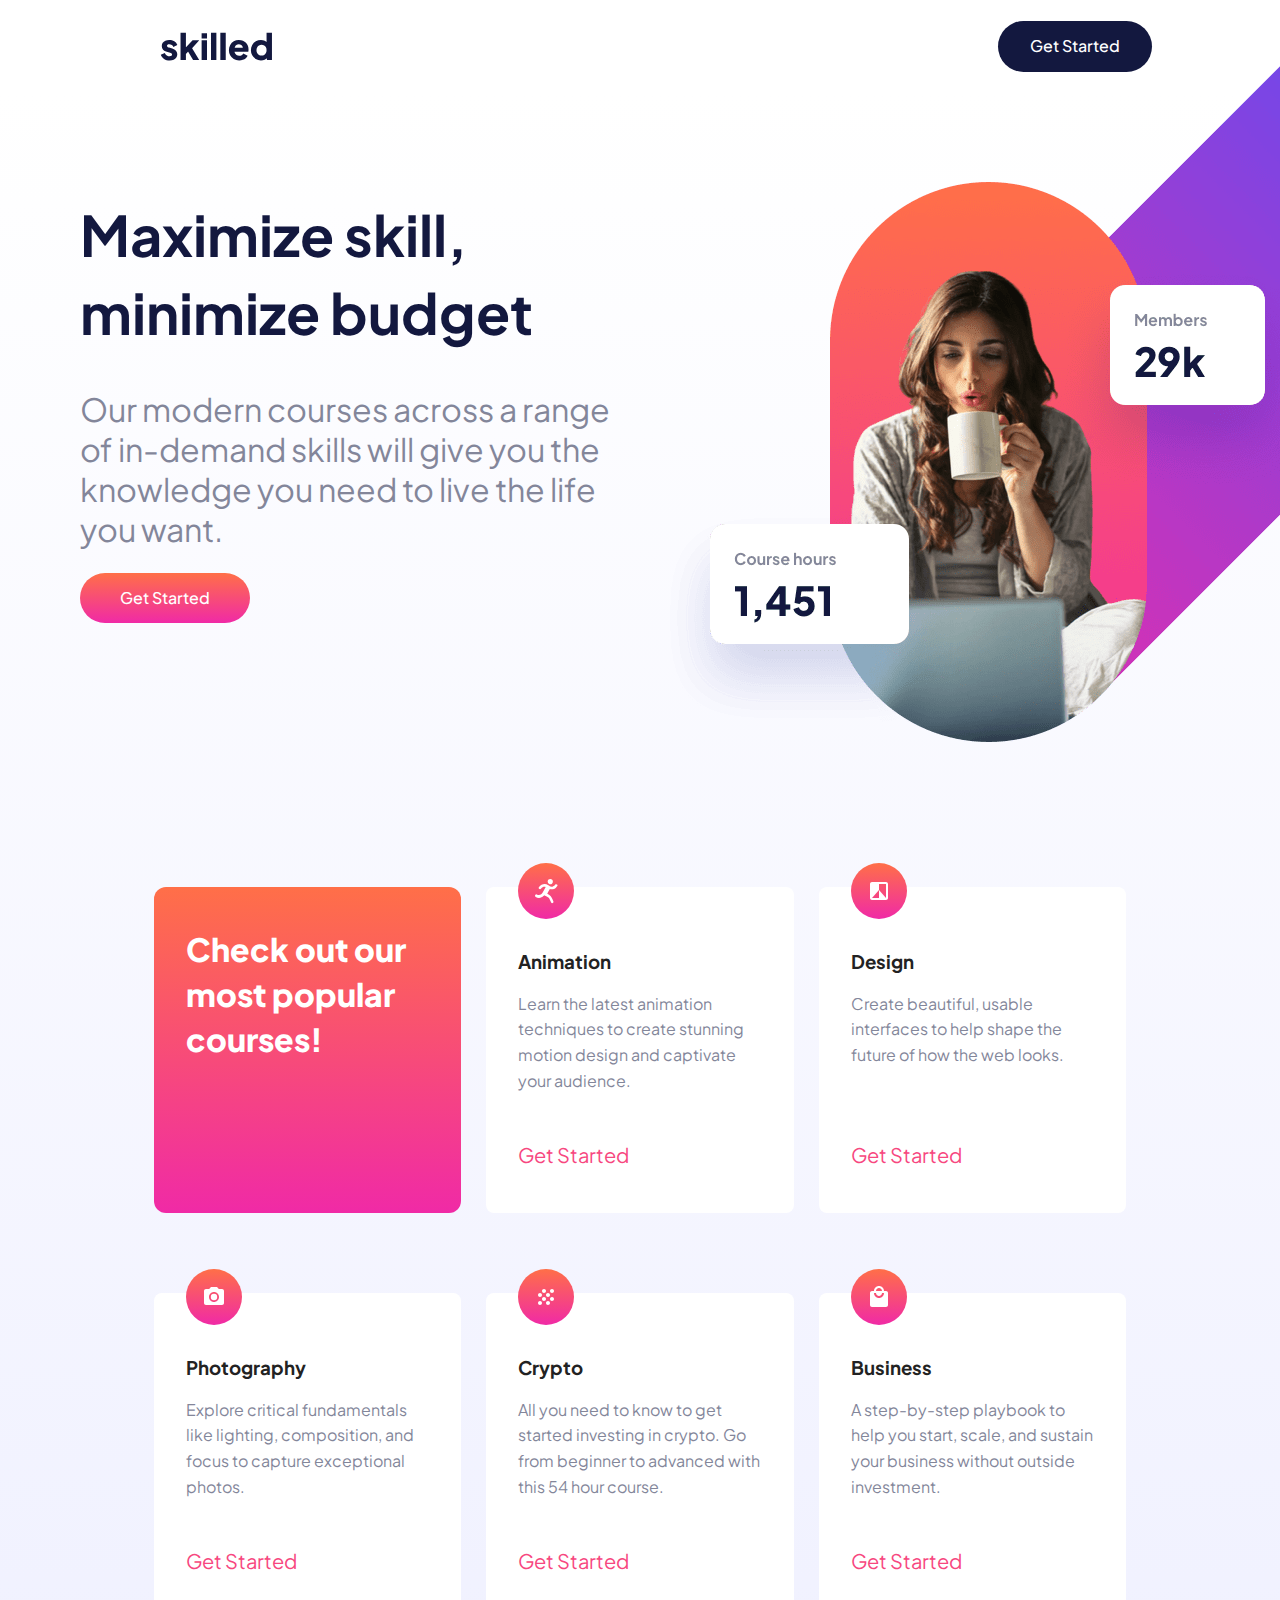
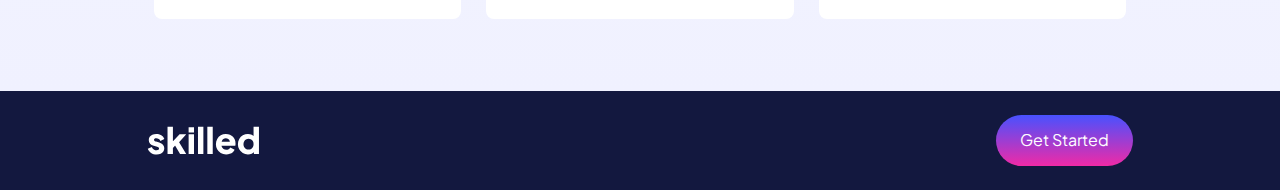
<file: index.html>
<!DOCTYPE html>
<html lang="en">

<head>
  <meta charset="UTF-8">
  <meta name="viewport" content="width=device-width, initial-scale=1.0">

  <link rel="icon" type="image/png" sizes="32x32" href="./assets/favicon-32x32.png">
  <link rel="stylesheet" href="css/normalize.css">
  <link rel="stylesheet" href="css/main.css">

  <!-- Google Fonts -->
  <link rel="preconnect" href="https://fonts.googleapis.com">
  <link rel="preconnect" href="https://fonts.gstatic.com" crossorigin>
  <link href="https://fonts.googleapis.com/css2?family=Plus+Jakarta+Sans:wght@500;800&display=swap" rel="stylesheet">

  <title>Frontend Mentor | Skilled e-learning landing page</title>
</head>

<body>
  <header>
    <a href="#">
      <img class="header-logo" src="./assets/logo-dark.svg" alt="skilled logo dark blue letters" />
    </a>
    <button class="header-button" type="button">Get Started</button>
  </header>

  <main>
    <div class="hero-area">
      <div class="content-wrapper">
        <h1>Maximize skill, minimize budget</h1>
        <p>Our modern courses across a range of in-demand skills will give you the
          knowledge you need to live the life you want.</p>
        <button class="hero-button" type="button">Get Started</button>
      </div>

      <div class="contain-hero-image">
        <picture class="hero-image">
          <source media="(min-width: 1200px)" srcset="./assets/image-hero-desktop.png" />
          <source media="(min-width: 768px)" srcset="./assets/image-hero-tablet.png" />
          <img class="product-image" src="./assets/image-hero-mobile.png" alt="Female student sipping coffee" />
        </picture>
      </div>
    </div>

    <div class="courses">
      <div class="courses-heading-background">
        <h3 class="courses-heading">Check out our most popular courses!</h3>
      </div>

      <div class="course-card animation">
        <div class="card-content">
          <h3>Animation</h3>
          <p>Learn the latest animation techniques to create stunning motion
            design and captivate your audience.</p>
          <a class="" href="#">Get Started</a>
        </div>
      </div>

      <div class="course-card design">
        <div class="card-content">
          <h3>Design</h3>
          <p>Create beautiful, usable interfaces to help shape the future of
            how the web looks.</p>
          <a href="#">Get Started</a>
        </div>
      </div>

      <div class="course-card photography">
        <div class="card-content">
          <h3>Photography</h3>
          <p> Explore critical fundamentals like lighting, composition, and focus
            to capture exceptional photos.</p>
          <a href="#">Get Started</a>
        </div>
      </div>

      <div class="course-card crypto">
        <div class="card-content">
          <h3>Crypto</h3>
          <p> All you need to know to get started investing in crypto. Go from beginner
            to advanced with this 54 hour course.</p>
          <a href="#">Get Started</a>
        </div>
      </div>

      <div class="course-card business">
        <div class="card-content">
          <h3>Business</h3>
          <p>A step-by-step playbook to help you start, scale, and sustain your business
            without outside investment.</p>
          <a href="#">Get Started</a>
        </div>
      </div>
    </div>
  </main>

  <footer>
    <div class="contain-footer">
      <img src="./assets/logo-light.svg" alt="skilled logo" />
      <button class="footer-button" type="button">Get Started</button>
    </div>
  </footer>

</body>

</html>
</file>
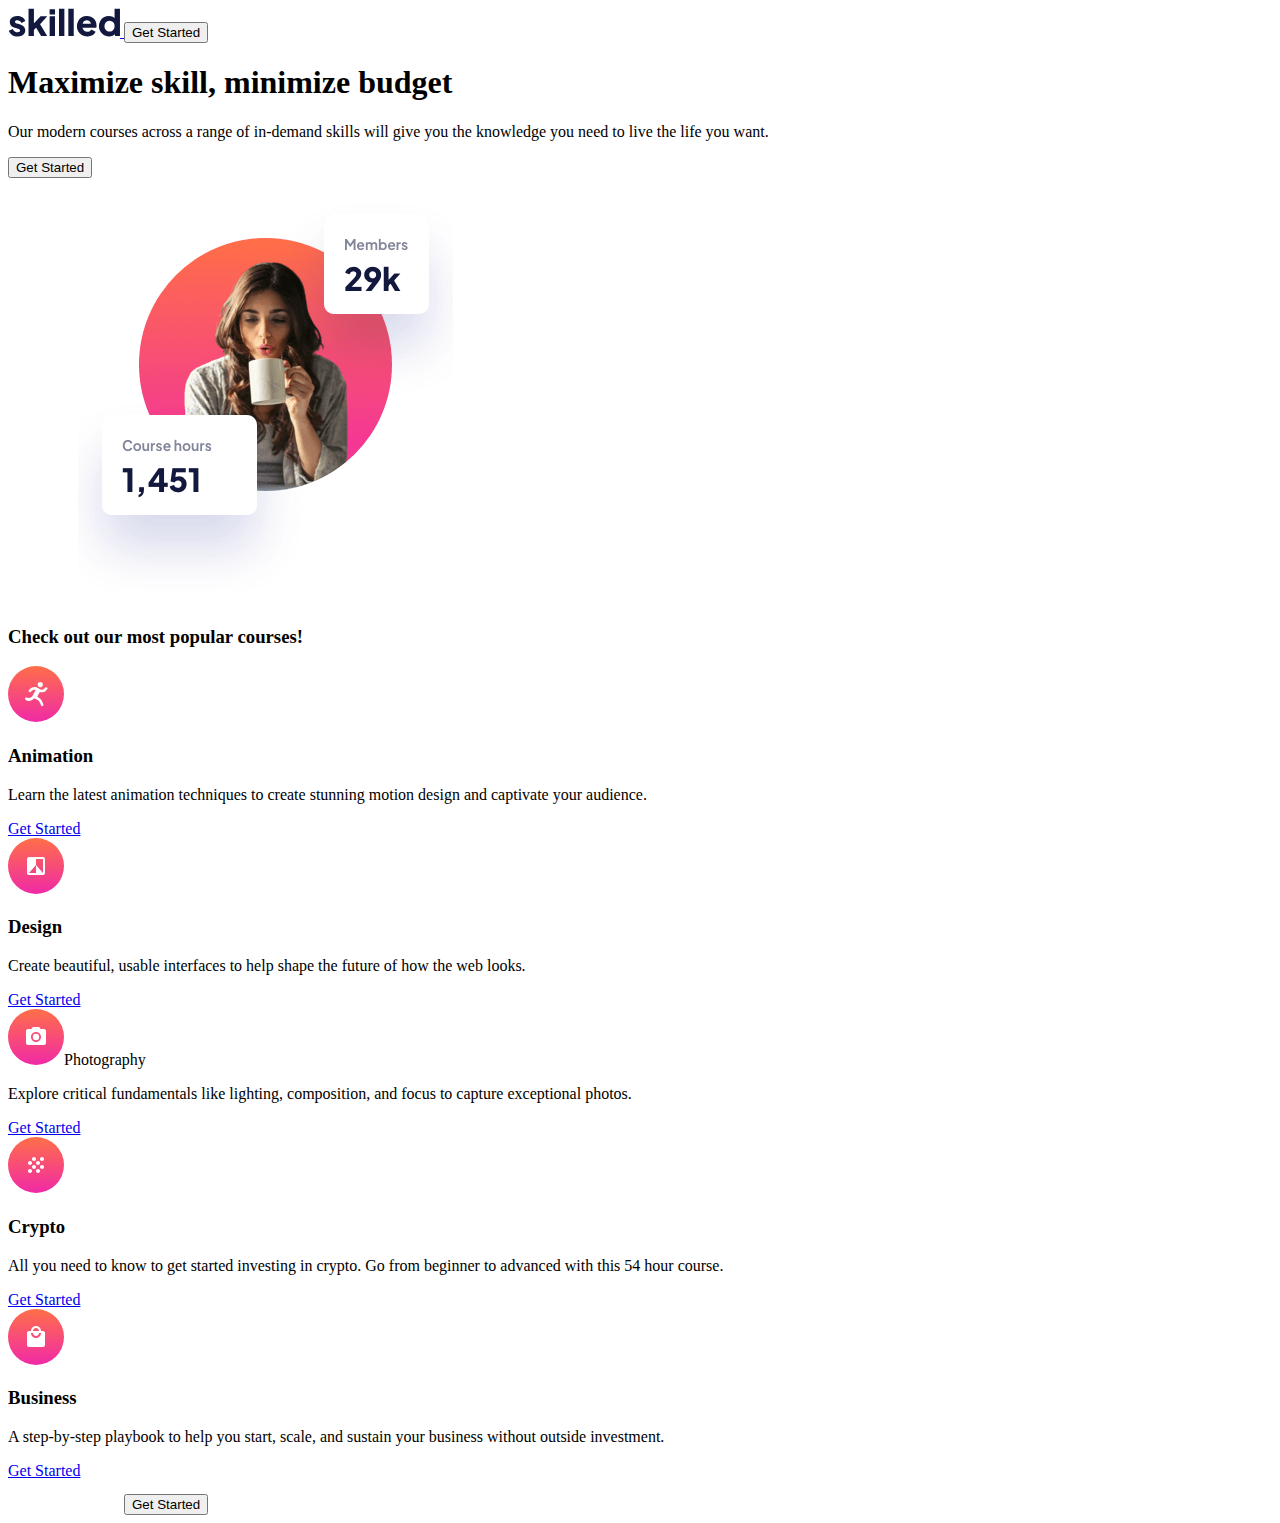
<file: starter-code/index.html>
<!DOCTYPE html>
<html lang="en">
<head>
  <meta charset="UTF-8">
  <meta name="viewport" content="width=device-width, initial-scale=1.0">

  <link rel="icon" type="image/png" sizes="32x32" href="./assets/favicon-32x32.png">
  
  <title>Frontend Mentor | Skilled e-learning landing page</title>
</head>
<body>
  <header>
    <a href="#">
      <img src="./assets/logo-dark.svg" alt="skilled logo"/>
    </a>
    <button class="" type="button">Get Started</button>
  </header>

  <main>
    <section class="hero-area">
      <div class="content-wrapper">
        <h1>Maximize skill, minimize budget</h1>
        <p>Our modern courses across a range of in-demand skills will give you the 
        knowledge you need to live the life you want.</p>
        <button class="hero-button" type="button">Get Started</button>
      </div>

      <figure>
        <img src="./assets/image-hero-mobile.png"/>
      </figure>      
    </section>

    <section class="courses">
      <div class="courses-heading">
        <h3>Check out our most popular courses!</h3>
      </div>

      <div class="course">
        <img src="./assets/icon-animation.svg" alt="animation icon"/>
        <h3>Animation</h3>
        <p>Learn the latest animation techniques to create stunning motion 
          design and captivate your audience.</p>
        <a href="#">Get Started</a>
      </div>

      <div class="course">
        <img src="./assets/icon-design.svg" alt="design icon" />
        <h3>Design</h3>
        <p>Create beautiful, usable interfaces to help shape the future of 
          how the web looks.</p>
        <a href="#">Get Started</a>
      </div>

      <div class="course">
        <img src="./assets/icon-photography.svg" alt="photography icon"
        <h3>Photography</h3>
        <p> Explore critical fundamentals like lighting, composition, and focus 
          to capture exceptional photos.</p>
        <a href="#">Get Started</a>
      </div>

      <div class="course">
        <img src="./assets/icon-crypto.svg" alt="crypto icon" />
        <h3>Crypto</h3>
        <p> All you need to know to get started investing in crypto. Go from beginner 
          to advanced with this 54 hour course.</p>
        <a href="#">Get Started</a>
      </div>

      <div class="course">
        <img src="./assets/icon-business.svg" alt="business icon" />
        <h3>Business</h3>
        <p>A step-by-step playbook to help you start, scale, and sustain your business 
          without outside investment.</p>
        <a href="#">Get Started</a>
      </div>
    </section>
  </main>

  <footer>
    <img src="./assets/logo-light.svg" alt="skilled logo" />
    <button class="footer-button" type="button">Get Started</button>
  </footer>

</body>
</html>
</file>
<file: css/main.css>
/*! HTML5 Boilerplate v8.0.0 | MIT License | https://html5boilerplate.com/ */

/* main.css 2.1.0 | MIT License | https://github.com/h5bp/main.css#readme */
/*
 * What follows is the result of much research on cross-browser styling.
 * Credit left inline and big thanks to Nicolas Gallagher, Jonathan Neal,
 * Kroc Camen, and the H5BP dev community and team.
 */

/* ==========================================================================
   Base styles: opinionated defaults
   ========================================================================== */

html {
  color: #222;
  font-size: 1em;
  line-height: 1.4;
}

/*
 * Remove text-shadow in selection highlight:
 * https://twitter.com/miketaylr/status/12228805301
 *
 * Vendor-prefixed and regular ::selection selectors cannot be combined:
 * https://stackoverflow.com/a/16982510/7133471
 *
 * Customize the background color to match your design.
 */

::-moz-selection {
  background: #b3d4fc;
  text-shadow: none;
}

::selection {
  background: #b3d4fc;
  text-shadow: none;
}

/*
 * A better looking default horizontal rule
 */

hr {
  display: block;
  height: 1px;
  border: 0;
  border-top: 1px solid #ccc;
  margin: 1em 0;
  padding: 0;
}

/*
 * Remove the gap between audio, canvas, iframes,
 * images, videos and the bottom of their containers:
 * https://github.com/h5bp/html5-boilerplate/issues/440
 */

audio,
canvas,
iframe,
img,
svg,
video {
  vertical-align: middle;
}

/*
 * Remove default fieldset styles.
 */

fieldset {
  border: 0;
  margin: 0;
  padding: 0;
}

/*
 * Allow only vertical resizing of textareas.
 */

textarea {
  resize: vertical;
}

/* ==========================================================================
   Author's custom styles
   ========================================================================== */

* {
  padding: 0;
  margin: 0;
  box-sizing: border-box;
}

/**** Body *****/
body {
  background-color: #ffffff;
  font-family: 'Plus Jakarta Sans', sans-serif;
  overflow-x: hidden;
}

/**** Header *****/
header {
  /* background-color: #ffffff; */
  display: flex;
  justify-content: space-evenly;
  align-items: center;
  margin: 1rem;
}

.header-button {
  color: #ffffff;
  font-family: 'Plus Jakarta Sans', sans-serif;
  font-weight: 500;
  font-size: 1rem;
  background-color: #13183F;
  border-radius: 2em;
  padding: 1rem;
  width: 50%;
  border: none;
}

.header-button:hover {
  background: #666CA3;
}

/***** Main *****/
main {
  background: linear-gradient(180deg, #FFFFFF 0%, #F0F1FF 100%);
  display: flex;
  justify-content: center;
  flex-flow: row wrap;
  padding-bottom: 2rem;
  width: 100%;
  /* overflow: hidden; */
}


/***** Hero *****/
.hero-area {
  display: flex;
  justify-content: center;
  flex-flow: row wrap;
  width: 90%;
}

.content-wrapper {
  width: 100%;
  margin: 1rem;
}

h1 {
  color: #13183F;
  font-weight: 800;
  font-size: 2.5rem;
  font-weight: bold;
}

.hero-area p {
  color: #83869A;
  line-height: 1.6rem;
  padding-bottom: 0.5rem;
}

.hero-button {
  border-radius: 2em;
  padding: 1rem 2.5rem;
  font-weight: 500;
  background: linear-gradient(#FF6F48, #F02AA6);
  color: #ffffff;
  border: none;
  margin: 1rem 0;
}

.hero-button:hover {
  background: linear-gradient(0deg, rgba(255, 255, 255, 0.5),
      rgba(255, 255, 255, 0.5)), linear-gradient(180deg,
      #4851FF -54.32%, #F02AA6 100%);
}

/***** Courses *****/
.courses {
  width: 90%;
}

.courses-heading-background {
  background: linear-gradient(#FF6F48, #F02AA6);
  color: #ffffff;
  border-radius: 0.75em;
  padding: 1.25rem;
  text-align: left;
  margin-bottom: 2.0rem;
  width: 100%;
  display: flex;
  justify-content: center;
}

.courses-heading {
  font-size: 1.5rem;
  font-weight: 800;
  margin: 0 1rem;
}

.course-card {
  background-color: #ffffff;
  margin: 2.5rem 0;
  border-radius: 0.5em;
  padding: 0 2.0rem 1.75rem;
}

.card-content {
  display: flex;
  align-items: stretch;
  /* justify-content: left; */
  flex-direction: column;
}

.course-card p,
a {
  padding: 1rem 0;
}

.course-card a {
  color: #F74780;
  text-decoration: none;
  font-size: 1.25rem;
  margin-top: auto;
}

.course-card a:hover {
  color: #FFA7C3;
}

.course-card p {
  color: #83869A;
  line-height: 1.6rem;
  min-height: 9.4rem;
}

.animation::before {
  content: url("../assets/icon-animation.svg");
  position: relative;
  top: -1.5rem;
  bottom: 0;
  right: 0;
  left: 0;
}

.design::before {
  content: url("../assets/icon-design.svg");
  position: relative;
  top: -1.5rem;
  bottom: 0;
  right: 0;
  left: 0;
}

.photography::before {
  content: url("../assets/icon-photography.svg");
  position: relative;
  top: -1.5rem;
  bottom: 0;
  right: 0;
  left: 0;
}

.crypto::before {
  content: url("../assets/icon-crypto.svg");
  position: relative;
  top: -1.5rem;
  bottom: 0;
  right: 0;
  left: 0;
}

.business::before {
  content: url("../assets/icon-business.svg");
  position: relative;
  top: -1.5rem;
  bottom: 0;
  right: 0;
  left: 0;
}

/***** Footer *****/
footer {
  background-color: #13183F;
  color: #ffffff;
  width: 100%;
  padding: 1.5rem;
}

.contain-footer {
  display: flex;
  justify-content: space-between;
  align-items: center;
}

.footer-button {
  background: linear-gradient(180deg, #4851FF 0%, #F02AA6 100%);
  border-radius: 28px;
  color: #ffffff;
  padding: 1rem 1.5rem;
  border: none;
}

.footer-button:hover {
  background: linear-gradient(0deg, rgba(255, 255, 255, 0.5),
      rgba(255, 255, 255, 0.5)), linear-gradient(180deg,
      #4851FF -54.32%, #F02AA6 100%);
}


/* ==========================================================================
   Media Queries
   ========================================================================== */

/* @media only screen and (min-width: 35em) {
    Style adjustments for viewports that meet the condition
  } */

/* ----------- Tablets larger than 768px wide ----------- */
@media only screen and (min-width: 768px) {
  header {
    justify-content: space-between;
    width: 90%;
  }

  .header-logo {
    margin-left: 2rem;
  }

  .header-button {
    width: 25%;
  }

  .hero-area {
    display: flex;
    /* flex-grow: 1; */
    /* justify-content: space-evenly; */
    /* align-items: center; */
    flex-flow: row nowrap;
    width: 90%;
    margin-bottom: 12rem;
  }

  .content-wrapper {
    margin-top: 4rem;
    width: 50%;
  }

  .contain-hero-image {
    width: 50%;
    position: relative;
    top: 5%;
    right: 0%;
    /* background-color: #F02AA6; */
    /* min-height: 25rem; */
    /*right: -5%;
    top: -40%;*/
    /* object-fit: contain; */
    /* transform: translateX(55%); */
    /* overflow: hidden; */
  }

  .hero-image {
    display: block;
    width: 100%;
    position: absolute;
    right: 0%;
    top: -45%;
    object-fit: contain;
  }

  .courses {
    display: flex;
    justify-content: space-evenly;
    flex-flow: row wrap;
  }

  .course-card {
    width: 45%;
  }

  .courses-heading-background {
    width: 45%;
    margin: 2.5rem 0;
  }

  .courses-heading {
    font-size: 2rem;
    margin: 2.5rem 2rem 1rem;
  }
}

/* ----------- Desktop Screenlarger than 1200px wide ----------- */
@media only screen and (min-width: 1200px) {

  body {
    display: flex;
    justify-content: center;
    flex-flow: row wrap;
  }

  header {
    width: 80%;
  }

  .header-button {
    width: 15%;
  }

  h1 {
    font-size: 3.5rem;
  }

  .hero-area p {
    font-size: 2rem;
    line-height: 2.5rem;
  }

  .content-wrapper {
    margin-top: 4rem;
    width: 50%;
    /* z-index: 10; */
  }

  .contain-hero-image {
    width: 50%;
    position: relative;
    top: 5%;
    right: 0%;
  }

  .courses {
    width: 80%;
  }

  .courses-heading-background {
    width: 30%;
    padding: 0;
  }

  .course-card {
    width: 30%;
  }

  footer {
    display: flex;
    justify-content: center;
  }

  .contain-footer {
    width: 80%;
  }
}

@media print,
(-webkit-min-device-pixel-ratio: 1.25),
(min-resolution: 1.25dppx),
(min-resolution: 120dpi) {
  /* Style adjustments for high resolution devices */
}

/* ==========================================================================
   Helper classes
   ========================================================================== */

/*
 * Hide visually and from screen readers
 */

.hidden,
[hidden] {
  display: none !important;
}

/*
 * Hide only visually, but have it available for screen readers:
 * https://snook.ca/archives/html_and_css/hiding-content-for-accessibility
 *
 * 1. For long content, line feeds are not interpreted as spaces and small width
 *    causes content to wrap 1 word per line:
 *    https://medium.com/@jessebeach/beware-smushed-off-screen-accessible-text-5952a4c2cbfe
 */

.sr-only {
  border: 0;
  clip: rect(0, 0, 0, 0);
  height: 1px;
  margin: -1px;
  overflow: hidden;
  padding: 0;
  position: absolute;
  white-space: nowrap;
  width: 1px;
  /* 1 */
}

/*
 * Extends the .sr-only class to allow the element
 * to be focusable when navigated to via the keyboard:
 * https://www.drupal.org/node/897638
 */

.sr-only.focusable:active,
.sr-only.focusable:focus {
  clip: auto;
  height: auto;
  margin: 0;
  overflow: visible;
  position: static;
  white-space: inherit;
  width: auto;
}

/*
 * Hide visually and from screen readers, but maintain layout
 */

.invisible {
  visibility: hidden;
}

/*
 * Clearfix: contain floats
 *
 * For modern browsers
 * 1. The space content is one way to avoid an Opera bug when the
 *    `contenteditable` attribute is included anywhere else in the document.
 *    Otherwise it causes space to appear at the top and bottom of elements
 *    that receive the `clearfix` class.
 * 2. The use of `table` rather than `block` is only necessary if using
 *    `:before` to contain the top-margins of child elements.
 */

.clearfix::before,
.clearfix::after {
  content: " ";
  display: table;
}

.clearfix::after {
  clear: both;
}


/* ==========================================================================
   Print styles.
   Inlined to avoid the additional HTTP request:
   https://www.phpied.com/delay-loading-your-print-css/
   ========================================================================== */

@media print {

  *,
  *::before,
  *::after {
    background: #fff !important;
    color: #000 !important;
    /* Black prints faster */
    box-shadow: none !important;
    text-shadow: none !important;
  }

  a,
  a:visited {
    text-decoration: underline;
  }

  a[href]::after {
    content: " (" attr(href) ")";
  }

  abbr[title]::after {
    content: " (" attr(title) ")";
  }

  /*
   * Don't show links that are fragment identifiers,
   * or use the `javascript:` pseudo protocol
   */
  a[href^="#"]::after,
  a[href^="javascript:"]::after {
    content: "";
  }

  pre {
    white-space: pre-wrap !important;
  }

  pre,
  blockquote {
    border: 1px solid #999;
    page-break-inside: avoid;
  }

  /*
   * Printing Tables:
   * https://web.archive.org/web/20180815150934/http://css-discuss.incutio.com/wiki/Printing_Tables
   */
  thead {
    display: table-header-group;
  }

  tr,
  img {
    page-break-inside: avoid;
  }

  p,
  h2,
  h3 {
    orphans: 3;
    widows: 3;
  }

  h2,
  h3 {
    page-break-after: avoid;
  }
}
</file>
